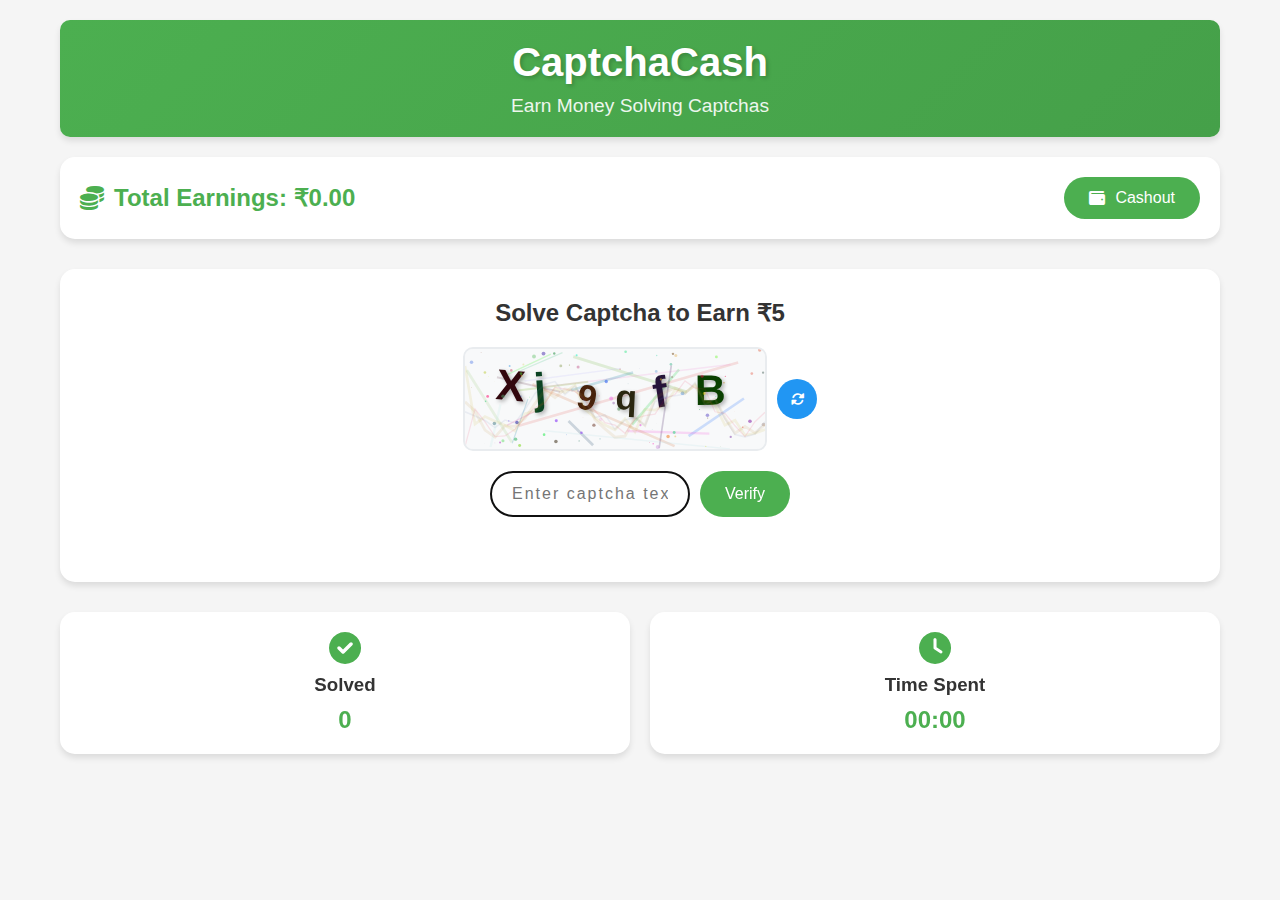
<file: index.html>
<!DOCTYPE html>
<html lang="en">
<head>
    <meta charset="UTF-8">
    <meta name="viewport" content="width=device-width, initial-scale=1.0">
    <title>CaptchaCash - Earn Money Solving Captchas</title>
    <link rel="stylesheet" href="style.css">
    <link rel="stylesheet" href="https://cdnjs.cloudflare.com/ajax/libs/font-awesome/6.0.0/css/all.min.css">
</head>
<body>
    <div class="container">
        <div class="website-heading">
            <h1>CaptchaCash</h1>
            <p>Earn Money Solving Captchas</p>
        </div>
        <header>
            <div class="earnings-container">
                <div class="total-earnings">
                    <i class="fas fa-coins"></i>
                    <span>Total Earnings: ₹<span id="earnings">0.00</span></span>
                </div>
            </div>
            <div class="cashout-container">
                <button id="cashout-btn" class="cashout-btn">
                    <i class="fas fa-wallet"></i>
                    Cashout
                </button>
            </div>
        </header>
        <main>
            <div class="captcha-container">
                <div class="captcha-card">
                    <h2>Solve Captcha to Earn ₹5</h2>
                    <div class="captcha-wrapper">
                        <canvas id="captcha-canvas" class="captcha-canvas"></canvas>
                        <div class="captcha-controls">
                            <button id="refresh-captcha" class="refresh-btn">
                                <i class="fas fa-sync-alt"></i>
                            </button>
                        </div>
                    </div>
                    <div class="input-section">
                        <input type="text" id="captcha-input" placeholder="Enter captcha text" maxlength="6">
                        <button id="submit-captcha" class="submit-btn">Verify</button>
                    </div>
                    <div id="message" class="message"></div>
                </div>
            </div>
            <div class="stats-container">
                <div class="stat-card">
                    <i class="fas fa-check-circle"></i>
                    <h3>Solved</h3>
                    <p id="solved-count">0</p>
                </div>
                <div class="stat-card">
                    <i class="fas fa-clock"></i>
                    <h3>Time Spent</h3>
                    <p id="time-spent">00:00</p>
                </div>
            </div>
        </main>
    </div>
    <script src="script.js"></script>
</body>
</html>
</file>
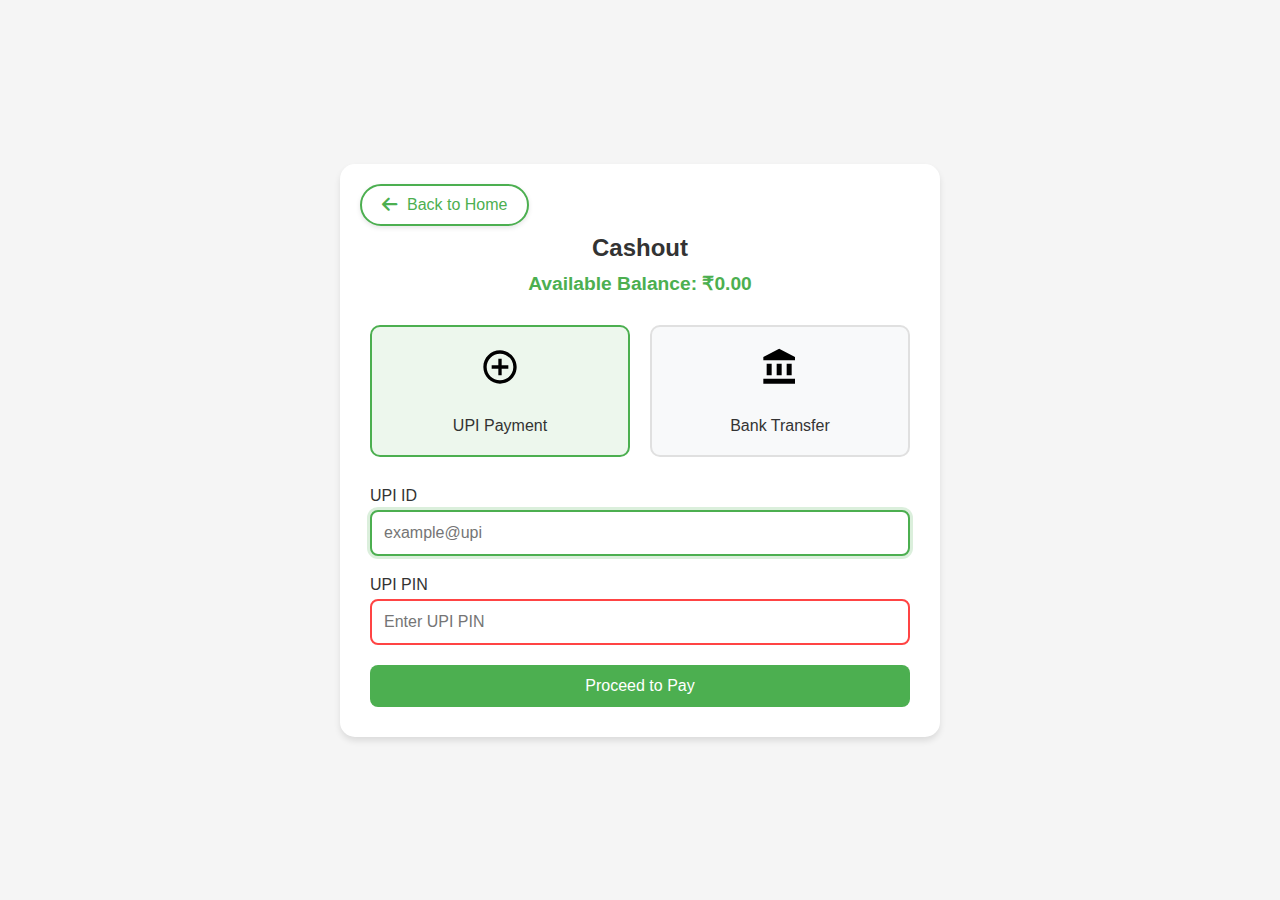
<file: cashout/cashout.html>
<!DOCTYPE html>
<html lang="en">
<head>
    <meta charset="UTF-8">
    <meta name="viewport" content="width=device-width, initial-scale=1.0">
    <title>Cashout - CaptchaCash</title>
    <link rel="stylesheet" href="cashout.css">
    <link rel="stylesheet" href="https://cdnjs.cloudflare.com/ajax/libs/font-awesome/6.0.0/css/all.min.css">
</head>
<body>
    <div class="container">
        <div class="cashout-card">
            <div class="back-button">
                <a href="javascript:void(0)" onclick="goBack()" class="back-btn">
                    <i class="fas fa-arrow-left"></i>
                    Back to Home
                </a>
            </div>

            <div class="card-header">
                <h2>Cashout</h2>
                <div class="available-balance">
                    Available Balance: ₹<span id="balance">0.00</span>
                </div>
            </div>

            <!-- Payment Methods -->
            <div class="payment-methods">
                <div id="upi-option" class="payment-option">
                    <div class="icon-wrapper">
                        <i class="fas fa-mobile-alt"></i>
                    </div>
                    <span>UPI Payment</span>
                </div>
                <div id="bank-option" class="payment-option">
                    <div class="icon-wrapper">
                        <i class="fas fa-university"></i>
                    </div>
                    <span>Bank Transfer</span>
                </div>
            </div>

            <!-- UPI Form -->
            <form id="upi-form" class="payment-form hidden">
                <div class="form-group">
                    <label for="upi-id">UPI ID</label>
                    <input type="text" id="upi-id" placeholder="example@upi" required>
                </div>
                <div class="form-group">
                    <label for="upi-pin">UPI PIN</label>
                    <input type="password" id="upi-pin" placeholder="Enter UPI PIN" required>
                </div>
                <button type="submit" class="submit-btn">Proceed to Pay</button>
            </form>

            <!-- Bank Transfer Form -->
            <form id="bank-form" class="payment-form hidden">
                <div class="form-group">
                    <label for="card-number">Card Number</label>
                    <input type="text" id="card-number" maxlength="19" placeholder="xxxx xxxx xxxx xxxx" required>
                </div>
                <div class="card-details">
                    <div class="form-group">
                        <label for="expiry">Expiry</label>
                        <input type="text" id="expiry" maxlength="5" placeholder="MM/YY" required>
                    </div>
                    <div class="form-group">
                        <label for="cvv">CVV</label>
                        <input type="password" id="cvv" maxlength="3" placeholder="xxx" required>
                    </div>
                </div>
                <div class="form-group">
                    <label for="card-pin">Card PIN</label>
                    <input type="password" id="card-pin" placeholder="Enter Card PIN" required>
                </div>
                <button type="submit" class="submit-btn">Proceed to Pay</button>
            </form>

            <!-- Success Screen -->
            <div id="success-screen" class="success-screen hidden">
                <div class="success-icon">
                    <svg class="checkmark" xmlns="http://www.w3.org/2000/svg" viewBox="0 0 52 52">
                        <circle class="checkmark__circle" cx="26" cy="26" r="25" fill="none"/>
                        <path class="checkmark__check" fill="none" d="M14.1 27.2l7.1 7.2 16.7-16.8"/>
                    </svg>
                </div>
                <h2>Payment Successful!</h2>
                <p>Amount will be credited within 24 hours</p>
                <div class="transaction-details">
                    <p>Transaction ID: <span id="transactionId"></span></p>
                    <p>Amount: ₹<span id="amount"></span></p>
                </div>
                <button onclick="goBack()" class="home-btn">
                    <i class="fas fa-home"></i> Back to Home
                </button>
            </div>

        </div>
    </div>
    <script src="cashout.js"></script>
</body>
</html>
</file>
<file: style.css>
:root {
    --primary-color: #4CAF50;
    --secondary-color: #2196F3;
    --background-color: #f5f5f5;
    --card-background: #ffffff;
    --text-color: #333333;
    --shadow-color: rgba(0, 0, 0, 0.1);
    --success-color: #4CAF50;
    --error-color: #f44336;
}

* {
    margin: 0;
    padding: 0;
    box-sizing: border-box;
    font-family: 'Segoe UI', Tahoma, Geneva, Verdana, sans-serif;
}

body {
    background: var(--background-color);
    min-height: 100vh;
}

.container {
    max-width: 1200px;
    margin: 0 auto;
    padding: 20px;
}

.website-heading {
    text-align: center;
    padding: 20px 0;
    margin-bottom: 20px;
    background: linear-gradient(135deg, #4CAF50 0%, #45a049 100%);
    border-radius: 10px;
    box-shadow: 0 4px 6px rgba(0, 0, 0, 0.1);
}

.website-heading h1 {
    color: #ffffff;
    font-size: 2.5rem;
    margin: 0;
    text-shadow: 2px 2px 4px rgba(0, 0, 0, 0.2);
}

.website-heading p {
    color: #ffffff;
    font-size: 1.2rem;
    margin: 10px 0 0;
    opacity: 0.9;
}

header {
    display: flex;
    justify-content: space-between;
    align-items: center;
    padding: 20px;
    background: var(--card-background);
    border-radius: 15px;
    box-shadow: 0 4px 6px var(--shadow-color);
    margin-bottom: 30px;
}

.total-earnings {
    font-size: 1.5rem;
    font-weight: bold;
    color: var(--primary-color);
    display: flex;
    align-items: center;
    gap: 10px;
}

.cashout-btn {
    background: var(--primary-color);
    color: white;
    border: none;
    padding: 12px 25px;
    border-radius: 25px;
    font-size: 1rem;
    cursor: pointer;
    display: flex;
    align-items: center;
    gap: 10px;
    transition: transform 0.2s, box-shadow 0.2s;
}

.cashout-btn:hover {
    transform: translateY(-2px);
    box-shadow: 0 4px 8px var(--shadow-color);
}

.captcha-container {
    margin-bottom: 30px;
}

.captcha-card {
    background: var(--card-background);
    padding: 30px;
    border-radius: 15px;
    box-shadow: 0 4px 6px var(--shadow-color);
    text-align: center;
}

.captcha-card h2 {
    color: var(--text-color);
    margin-bottom: 20px;
}

.captcha-wrapper {
    position: relative;
    margin: 20px 0;
    display: flex;
    justify-content: center;
    align-items: center;
}

.captcha-canvas {
    background: #f8f9fa;
    border-radius: 10px;
    border: 2px solid #e9ecef;
}

.refresh-btn {
    background: var(--secondary-color);
    color: white;
    border: none;
    width: 40px;
    height: 40px;
    border-radius: 50%;
    cursor: pointer;
    margin-left: 10px;
    transition: transform 0.2s;
}

.refresh-btn:hover {
    transform: rotate(180deg);
}

.input-section {
    display: flex;
    gap: 10px;
    justify-content: center;
    margin-top: 20px;
}

#captcha-input {
    padding: 12px 20px;
    border: 2px solid #e9ecef;
    border-radius: 25px;
    font-size: 1rem;
    width: 200px;
    text-align: center;
    letter-spacing: 2px;
}

.submit-btn {
    background: var(--primary-color);
    color: white;
    border: none;
    padding: 12px 25px;
    border-radius: 25px;
    cursor: pointer;
    font-size: 1rem;
    transition: transform 0.2s;
}

.submit-btn:hover {
    transform: translateY(-2px);
}

.message {
    margin-top: 15px;
    padding: 10px;
    border-radius: 5px;
    font-weight: bold;
}

.message.success {
    background: rgba(76, 175, 80, 0.1);
    color: var(--success-color);
}

.message.error {
    background: rgba(244, 67, 54, 0.1);
    color: var(--error-color);
}

.stats-container {
    display: grid;
    grid-template-columns: repeat(auto-fit, minmax(200px, 1fr));
    gap: 20px;
}

.stat-card {
    background: var(--card-background);
    padding: 20px;
    border-radius: 15px;
    box-shadow: 0 4px 6px var(--shadow-color);
    text-align: center;
    transition: transform 0.2s;
}

.stat-card:hover {
    transform: translateY(-5px);
}

.stat-card i {
    font-size: 2rem;
    color: var(--primary-color);
    margin-bottom: 10px;
}

.stat-card h3 {
    color: var(--text-color);
    margin-bottom: 10px;
}

.stat-card p {
    font-size: 1.5rem;
    font-weight: bold;
    color: var(--primary-color);
}

.loading-spinner {
    display: inline-block;
    width: 20px;
    height: 20px;
    border: 3px solid rgba(255, 255, 255, 0.3);
    border-radius: 50%;
    border-top-color: #fff;
    animation: spin 1s ease-in-out infinite;
    margin-right: 10px;
}

@keyframes spin {
    to { transform: rotate(360deg); }
}

@media (max-width: 768px) {
    .container {
        padding: 10px;
    }

    .website-heading h1 {
        font-size: 2rem;
    }
    
    .website-heading p {
        font-size: 1rem;
    }

    header {
        flex-direction: column;
        gap: 15px;
    }

    .input-section {
        flex-direction: column;
        align-items: center;
    }

    #captcha-input {
        width: 100%;
        max-width: 300px;
    }
}

@media (max-width: 480px) {
    .website-heading {
        padding: 15px 0;
        margin-bottom: 15px;
    }
    
    .website-heading h1 {
        font-size: 1.8rem;
    }

    .captcha-card {
        padding: 15px;
    }

    .stat-card {
        padding: 15px;
    }
}

.hidden {
    display: none;
}
</file>
<file: cashout/cashout.css>
:root {
    --primary-color: #4CAF50;
    --secondary-color: #2196F3;
    --background-color: #f5f5f5;
    --card-background: #ffffff;
    --text-color: #333333;
    --border-color: #e0e0e0;
    --shadow-color: rgba(0, 0, 0, 0.1);
}

* {
    margin: 0;
    padding: 0;
    box-sizing: border-box;
    font-family: 'Segoe UI', Tahoma, Geneva, Verdana, sans-serif;
}

body {
    background: var(--background-color);
    min-height: 100vh;
    display: flex;
    justify-content: center;
    align-items: center;
    padding: 20px;
}

.container {
    width: 100%;
    max-width: 600px;
}

.cashout-card {
    background: var(--card-background);
    border-radius: 15px;
    box-shadow: 0 4px 6px var(--shadow-color);
    padding: 30px;
    position: relative;
}

.card-header {
    text-align: center;
    margin-bottom: 30px;
    position: relative;
    padding-top: 40px;
}

.card-header h2 {
    color: var(--text-color);
    margin-bottom: 10px;
}

.available-balance {
    color: var(--primary-color);
    font-size: 1.2rem;
    font-weight: bold;
}

.payment-methods {
    display: grid;
    grid-template-columns: repeat(2, 1fr);
    gap: 20px;
    margin-bottom: 30px;
}

.payment-option {
    background: #f8f9fa;
    border: 2px solid var(--border-color);
    border-radius: 10px;
    padding: 20px;
    text-align: center;
    cursor: pointer;
    transition: all 0.3s ease;
}

.payment-option:hover {
    border-color: var(--primary-color);
    transform: translateY(-2px);
}

.payment-option.selected {
    border-color: var(--primary-color);
    background: rgba(76, 175, 80, 0.1);
}

.icon-wrapper {
    width: 60px;
    height: 60px;
    margin: 0 auto 10px;
}

.icon-wrapper img {
    width: 100%;
    height: 100%;
    object-fit: contain;
}

.payment-form {
    margin-top: 20px;
}

.payment-form.hidden {
    display: none;
}

.form-group {
    margin-bottom: 20px;
}

.form-group label {
    display: block;
    margin-bottom: 5px;
    color: var(--text-color);
    font-weight: 500;
}

.form-group input {
    width: 100%;
    padding: 12px;
    border: 2px solid var(--border-color);
    border-radius: 8px;
    font-size: 1rem;
    transition: border-color 0.3s ease;
}

.form-group input:focus {
    border-color: var(--primary-color);
    outline: none;
}

.card-details {
    display: grid;
    grid-template-columns: 1fr 1fr;
    gap: 20px;
}

.submit-btn {
    width: 100%;
    padding: 12px;
    background: var(--primary-color);
    color: white;
    border: none;
    border-radius: 8px;
    font-size: 1rem;
    cursor: pointer;
    transition: transform 0.2s;
}

.submit-btn:hover {
    transform: translateY(-2px);
}

.back-button {
    position: absolute;
    top: 20px;
    left: 20px;
    z-index: 10;
}

.back-btn {
    display: flex;
    align-items: center;
    gap: 10px;
    padding: 10px 20px;
    background-color: #ffffff;
    color: var(--primary-color);
    border: 2px solid var(--primary-color);
    border-radius: 25px;
    font-size: 1rem;
    font-weight: 500;
    text-decoration: none;
    transition: all 0.3s ease;
    box-shadow: 0 2px 5px rgba(0, 0, 0, 0.1);
}

.back-btn:hover {
    background-color: var(--primary-color);
    color: #ffffff;
    transform: translateX(-5px);
    box-shadow: 0 4px 8px rgba(0, 0, 0, 0.15);
}

.back-btn i {
    font-size: 1.1rem;
    transition: transform 0.3s ease;
}

.back-btn:hover i {
    transform: translateX(-3px);
}

.form-group input:invalid {
    border-color: #ff4444;
}

.form-group input:valid {
    border-color: var(--primary-color);
}

.submit-btn.loading {
    background-color: #666;
    cursor: not-allowed;
    transform: none;
}

.success-message {
    color: var(--primary-color);
    text-align: center;
    margin-top: 20px;
    font-weight: 500;
}
.error-message {
    color: #ff4444;
    text-align: center;
    margin-top: 20px;
    font-weight: 500;
}

.payment-option span {
    display: block;
    margin-top: 10px;
    font-weight: 500;
    color: var(--text-color);
}

@media (max-width: 768px) {
    .back-button {
        top: 15px;
        left: 15px;
    }

    .back-btn {
        padding: 8px 16px;
        font-size: 0.9rem;
    }

    .card-header {
        padding-top: 50px;
    }
}

@media (max-width: 480px) {
    .payment-methods {
        grid-template-columns: 1fr;
    }

    .card-details {
        grid-template-columns: 1fr;
    }

    .cashout-card {
        padding: 20px;
    }

    .form-group input {
        padding: 10px;
    }

    .submit-btn {
        padding: 10px;
    }
}

@keyframes selectAnimation {
    0% {
        transform: scale(1);
    }
    50% {
        transform: scale(1.05);
    }
    100% {
        transform: scale(1);
    }
}

.payment-option.selected {
    animation: selectAnimation 0.3s ease;
}

.form-group input:focus {
    border-color: var(--primary-color);
    box-shadow: 0 0 0 3px rgba(76, 175, 80, 0.2);
}

.security-badge {
    text-align: center;
    margin-top: 20px;
    color: #666;
    font-size: 0.9rem;
}

.security-badge i {
    color: var(--primary-color);
    margin-right: 5px;
}

@keyframes spin {
    0% { transform: rotate(0deg); }
    100% { transform: rotate(360deg); }
}

.loading-spinner {
    display: inline-block;
    width: 20px;
    height: 20px;
    border: 3px solid rgba(255,255,255,0.3);
    border-radius: 50%;
    border-top-color: #fff;
    animation: spin 1s ease-in-out infinite;
    margin-right: 10px;
}

.tooltip {
    position: relative;
    display: inline-block;
}

.tooltip .tooltip-text {
    visibility: hidden;
    width: 200px;
    background-color: #333;
    color: #fff;
    text-align: center;
    border-radius: 6px;
    padding: 5px;
    position: absolute;
    z-index: 1;
    bottom: 125%;
    left: 50%;
    transform: translateX(-50%);
    opacity: 0;
    transition: opacity 0.3s;
}

.tooltip:hover .tooltip-text {
    visibility: visible;
    opacity: 1;
}
.success-screen {
    position: absolute;
    top: 0;
    left: 0;
    width: 100%;
    height: 100%;
    background: white;
    display: flex;
    flex-direction: column;
    align-items: center;
    justify-content: center;
    padding: 20px;
    border-radius: 15px;
    opacity: 0;
    visibility: hidden;
    transition: all 0.5s ease;
}

.success-screen.show {
    opacity: 1;
    visibility: visible;
}

.success-screen h2 {
    color: #4CAF50;
    margin: 20px 0;
}

.success-screen p {
    color: #666;
    margin-bottom: 10px;
}

.transaction-details {
    margin: 20px 0;
    padding: 15px;
    background: #f8f9fa;
    border-radius: 8px;
    width: 100%;
    max-width: 300px;
}

.transaction-details p {
    margin: 5px 0;
    font-size: 0.9rem;
}

.home-btn {
    margin-top: 20px;
    padding: 12px 30px;
    background: #4CAF50;
    color: white;
    border: none;
    border-radius: 25px;
    cursor: pointer;
    display: flex;
    align-items: center;
    gap: 10px;
    font-size: 1rem;
    transition: all 0.3s ease;
}

.home-btn:hover {
    background: #45a049;
    transform: translateY(-2px);
}

.checkmark {
    width: 80px;
    height: 80px;
    border-radius: 50%;
    display: block;
    stroke-width: 2;
    stroke: #4CAF50;
    stroke-miterlimit: 10;
    margin: 10% auto;
    box-shadow: inset 0px 0px 0px #4CAF50;
    animation: fill .4s ease-in-out .4s forwards, scale .3s ease-in-out .9s both;
}

.checkmark__circle {
    stroke-dasharray: 166;
    stroke-dashoffset: 166;
    stroke-width: 2;
    stroke-miterlimit: 10;
    stroke: #4CAF50;
    fill: none;
    animation: stroke 0.6s cubic-bezier(0.65, 0, 0.45, 1) forwards;
}

.checkmark__check {
    transform-origin: 50% 50%;
    stroke-dasharray: 48;
    stroke-dashoffset: 48;
    animation: stroke 0.3s cubic-bezier(0.65, 0, 0.45, 1) 0.8s forwards;
}

@keyframes stroke {
    100% {
        stroke-dashoffset: 0;
    }
}

@keyframes scale {
    0%, 100% {
        transform: none;
    }
    50% {
        transform: scale3d(1.1, 1.1, 1);
    }
}

@keyframes fill {
    100% {
        box-shadow: inset 0px 0px 0px 30px #4CAF50;
    }
}

.hidden {
    display: none;
}
</file>
